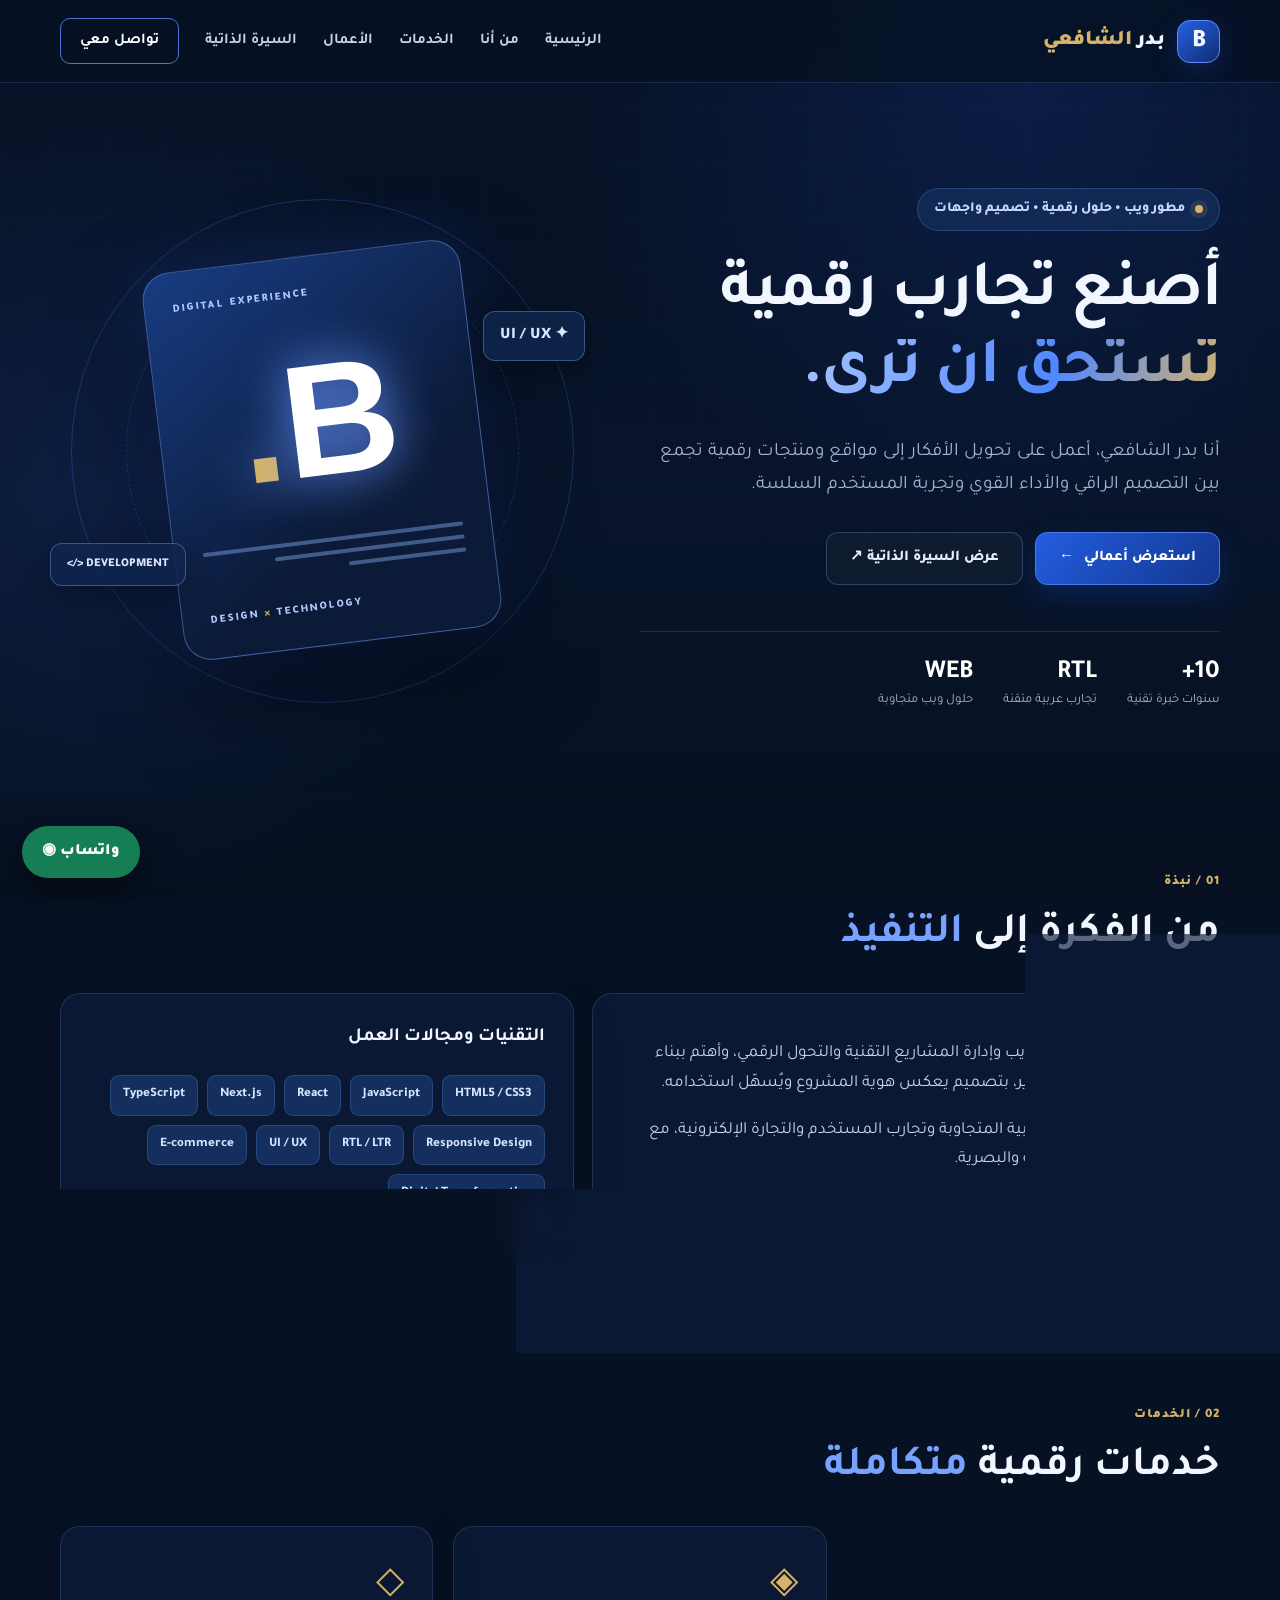
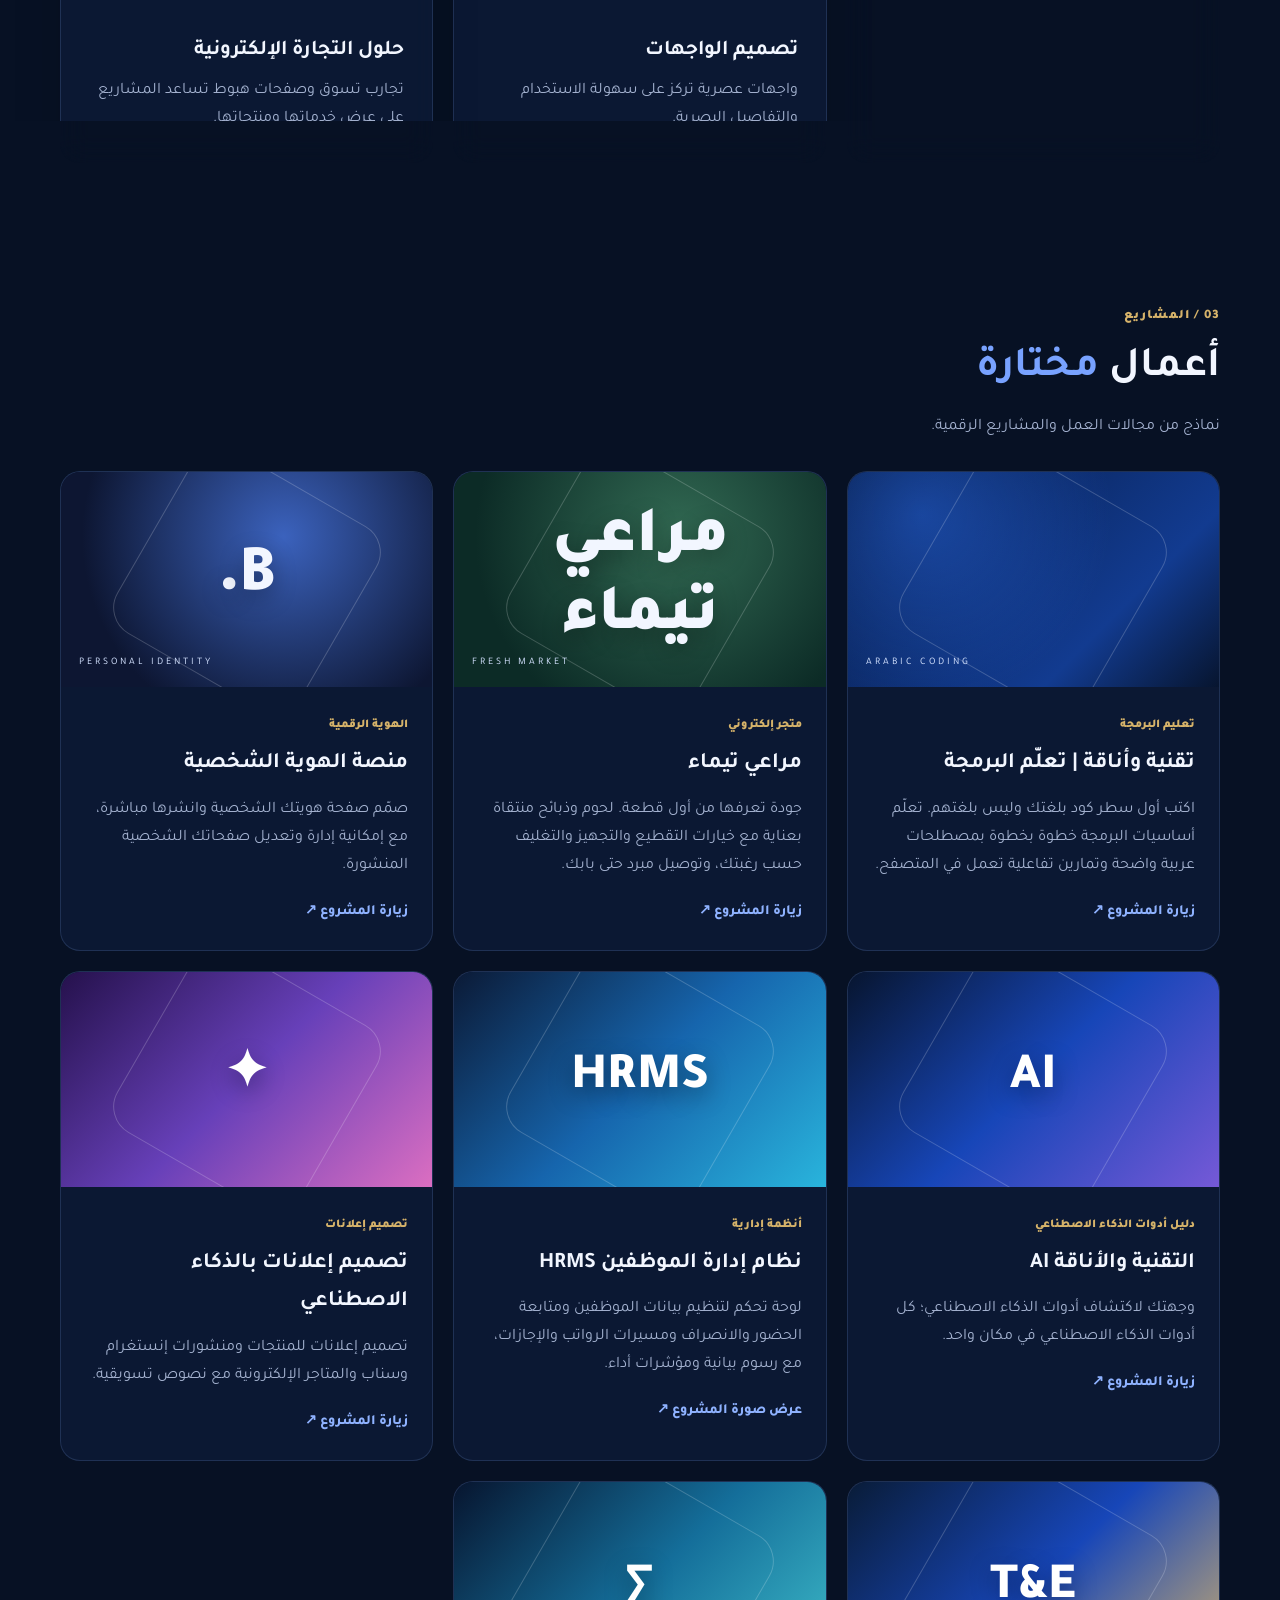
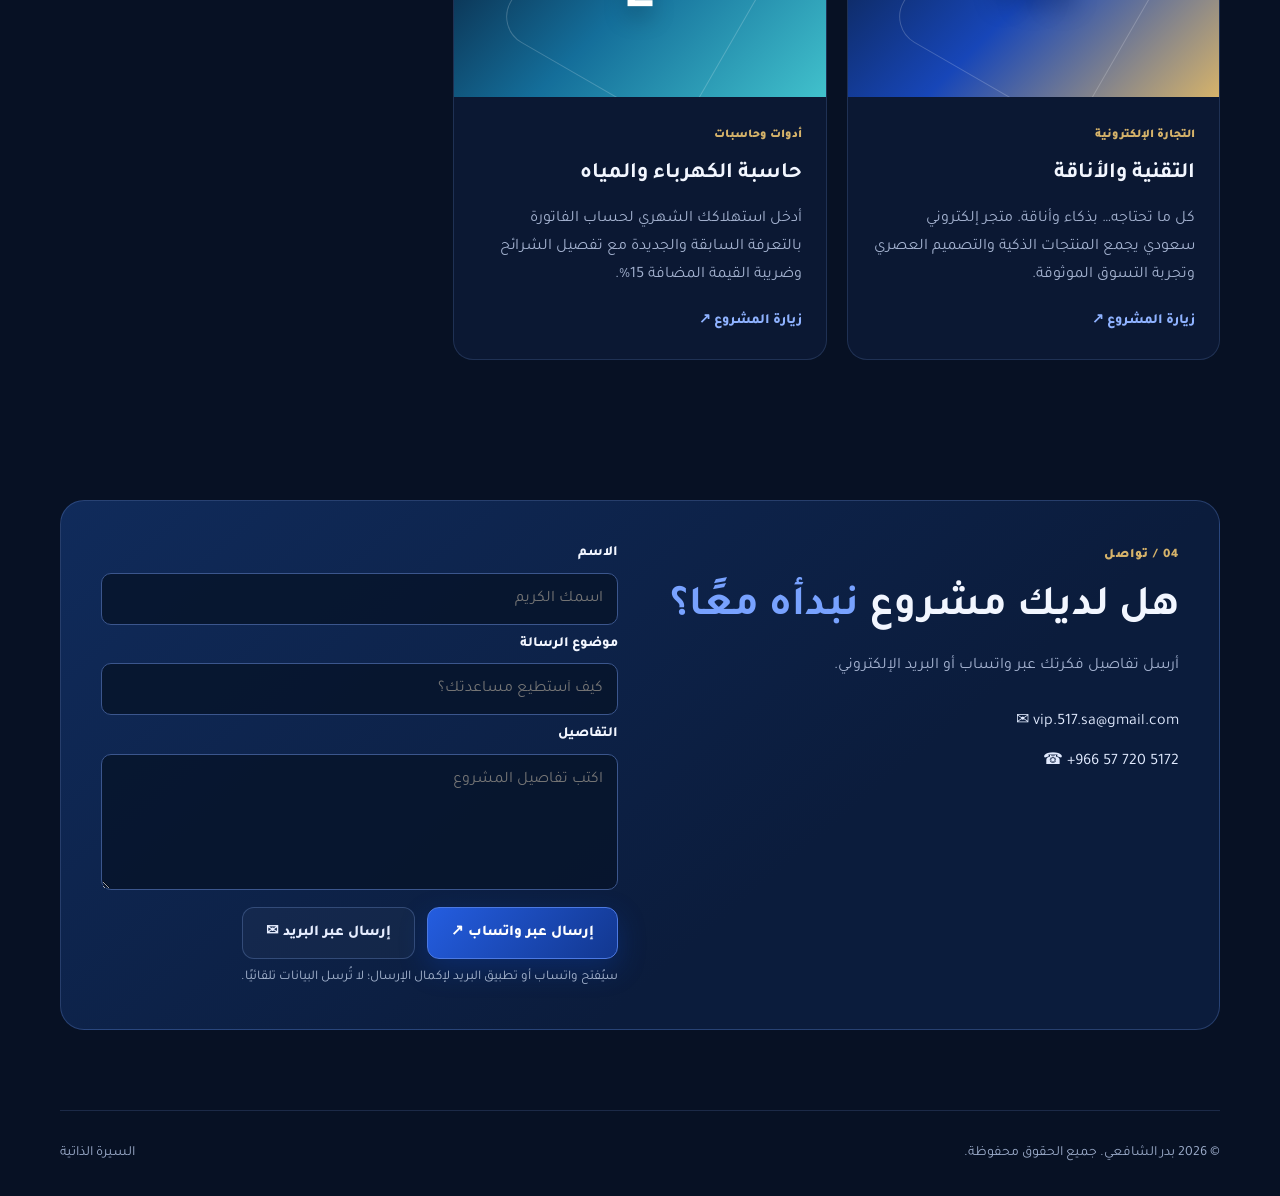
<file: index.html>
<!DOCTYPE html>

<html dir="rtl" lang="ar"><head><meta charset="utf-8"/><meta content="width=device-width,initial-scale=1" name="viewport"/><meta content="#07152f" name="theme-color"/><meta content="الملف المهني ومعرض أعمال بدر الشافعي في تطوير الويب والحلول الرقمية" name="description"/><title>بدر الشافعي | التقنية والأناقة</title><link href="https://fonts.googleapis.com" rel="preconnect"/><link crossorigin="" href="https://fonts.gstatic.com" rel="preconnect"/><link href="https://fonts.googleapis.com/css2?family=Tajawal:wght@400;500;700;800;900&amp;display=swap" rel="stylesheet"/><link href="style.css" rel="stylesheet"/></head><body><div class="ambient"></div><header class="site-header"><nav aria-label="التنقل الرئيسي" class="nav container"><a class="brand" href="index.html"><span class="brand-icon">B</span><span>بدر <em>الشافعي</em></span></a><button aria-expanded="false" aria-label="فتح القائمة" class="menu-toggle" type="button">☰</button><div class="nav-links" id="navLinks"><a href="#home">الرئيسية</a><a href="#about">من أنا</a><a href="#services">الخدمات</a><a href="#projects">الأعمال</a><a href="cv.html">السيرة الذاتية</a><a class="nav-contact" href="#contact">تواصل معي</a></div></nav></header><main><section class="hero container" id="home"><div class="hero-copy"><span class="eyebrow"><span class="dot"></span> مطور ويب • حلول رقمية • تصميم واجهات</span><h1>أصنع تجارب رقمية<br/><span class="gradient-text">تستحق أن تُرى.</span></h1><p>أنا بدر الشافعي، أعمل على تحويل الأفكار إلى مواقع ومنتجات رقمية تجمع بين التصميم الراقي والأداء القوي وتجربة المستخدم السلسة.</p><div class="actions"><a class="btn btn-primary" href="#projects">استعرض أعمالي <span>←</span></a><a class="btn btn-outline" href="cv.html">عرض السيرة الذاتية ↗</a></div><div class="hero-meta"><div><strong>10+</strong><span>سنوات خبرة تقنية</span></div><div><strong>RTL</strong><span>تجارب عربية متقنة</span></div><div><strong>WEB</strong><span>حلول ويب متجاوبة</span></div></div></div><div aria-hidden="true" class="hero-art"><div class="orbit orbit-one"></div><div class="orbit orbit-two"></div><div class="art-panel"><span class="panel-kicker">DIGITAL EXPERIENCE</span><div class="art-monogram">B<span>.</span></div><div class="art-lines"><i></i><i></i><i></i></div><div class="art-footer">DESIGN <b>×</b> TECHNOLOGY</div></div><span class="float-chip chip-one">✦ UI / UX</span><span class="float-chip chip-two">&lt;/&gt; DEVELOPMENT</span></div></section><section class="section container" id="about"><div class="section-heading"><span class="kicker">01 / نبذة</span><h2>من الفكرة إلى <span>التنفيذ</span></h2></div><div class="about-grid"><div class="glass-card about-text"><p>أمتلك خبرة في تطوير الويب وإدارة المشاريع التقنية والتحول الرقمي، وأهتم ببناء حلول عملية قابلة للتطوير، بتصميم يعكس هوية المشروع ويُسهّل استخدامه.</p><p>أعمل على الواجهات العربية المتجاوبة وتجارب المستخدم والتجارة الإلكترونية، مع اهتمام بالتفاصيل التقنية والبصرية.</p><a class="text-link" href="cv.html">التفاصيل المهنية في السيرة الذاتية ←</a></div><div class="glass-card skills"><h3>التقنيات ومجالات العمل</h3><div class="tags"><span>HTML5 / CSS3</span><span>JavaScript</span><span>React</span><span>Next.js</span><span>TypeScript</span><span>Responsive Design</span><span>RTL / LTR</span><span>UI / UX</span><span>E-commerce</span><span>Digital Transformation</span></div></div></div></section><section class="section container" id="services"><div class="section-heading"><span class="kicker">02 / الخدمات</span><h2>خدمات رقمية <span>متكاملة</span></h2></div><div class="cards three"><article class="glass-card service-card"><span class="service-icon">⌘</span><h3>تطوير المواقع</h3><p>مواقع سريعة ومتجاوبة تجمع بين وضوح المحتوى وجودة التنفيذ.</p></article><article class="glass-card service-card"><span class="service-icon">◈</span><h3>تصميم الواجهات</h3><p>واجهات عصرية تركز على سهولة الاستخدام والتفاصيل البصرية.</p></article><article class="glass-card service-card"><span class="service-icon">◇</span><h3>حلول التجارة الإلكترونية</h3><p>تجارب تسوق وصفحات هبوط تساعد المشاريع على عرض خدماتها ومنتجاتها.</p></article></div></section><section class="section container" id="projects"><div class="section-heading"><span class="kicker">03 / المشاريع</span><h2>أعمال <span>مختارة</span></h2><p>نماذج من مجالات العمل والمشاريع الرقمية.</p></div><div class="cards three"><article class="project-card"><div class="project-visual learn"><span class="project-mark"></span><span class="project-visual-caption">ARABIC CODING</span></div><div class="project-body"><span class="project-type">تعليم البرمجة</span><h3>تقنية وأناقة | تعلّم البرمجة</h3><p>اكتب أول سطر كود بلغتك وليس بلغتهم. تعلّم أساسيات البرمجة خطوة بخطوة بمصطلحات عربية واضحة وتمارين تفاعلية تعمل في المتصفح.</p><a aria-label="زيارة مشروع تقنية وأناقة | تعلّم البرمجة" href="https://b518adr-beep.github.io/b17.io/" rel="noopener noreferrer" target="_blank">زيارة المشروع ↗</a></div></article><article class="project-card"><div class="project-visual tayma"><span class="project-mark">مراعي<br/>تيماء</span><span class="project-visual-caption">FRESH MARKET</span></div><div class="project-body"><span class="project-type">متجر إلكتروني</span><h3>مراعي تيماء</h3><p>جودة تعرفها من أول قطعة. لحوم وذبائح منتقاة بعناية مع خيارات التقطيع والتجهيز والتغليف حسب رغبتك، وتوصيل مبرد حتى بابك.</p><a aria-label="زيارة مشروع مراعي تيماء" href="https://b518adr-beep.github.io/d2.io/" rel="noopener noreferrer" target="_blank">زيارة المشروع ↗</a></div></article><article class="project-card"><div class="project-visual portfolio"><span class="project-mark">B.</span><span class="project-visual-caption">PERSONAL IDENTITY</span></div><div class="project-body"><span class="project-type">الهوية الرقمية</span><h3>منصة الهوية الشخصية</h3><p>صمّم صفحة هويتك الشخصية وانشرها مباشرة، مع إمكانية إدارة وتعديل صفحاتك الشخصية المنشورة.</p><a aria-label="زيارة مشروع منصة الهوية الشخصية" href="https://b518adr-beep.github.io/b517.io/#" rel="noopener noreferrer" target="_blank">زيارة المشروع ↗</a></div></article><article class="project-card"><div class="project-visual aihub"><span class="project-mark">AI</span></div><div class="project-body"><span class="project-type">دليل أدوات الذكاء الاصطناعي</span><h3>التقنية والأناقة AI</h3><p>وجهتك لاكتشاف أدوات الذكاء الاصطناعي؛ كل أدوات الذكاء الاصطناعي في مكان واحد.</p><a href="https://b518adr-beep.github.io/ai/" rel="noopener noreferrer" target="_blank">زيارة المشروع ↗</a></div></article><article class="project-card"><div class="project-visual hrms"><span class="project-mark">HRMS</span></div><div class="project-body"><span class="project-type">أنظمة إدارية</span><h3>نظام إدارة الموظفين HRMS</h3><p>لوحة تحكم لتنظيم بيانات الموظفين ومتابعة الحضور والانصراف ومسيرات الرواتب والإجازات، مع رسوم بيانية ومؤشرات أداء.</p><a href="https://b518adr-beep.github.io/portfolio.io/images/project3.svg" rel="noopener noreferrer" target="_blank">عرض صورة المشروع ↗</a></div></article><article class="project-card"><div class="project-visual ads"><span class="project-mark">✦</span></div><div class="project-body"><span class="project-type">تصميم إعلانات</span><h3>تصميم إعلانات بالذكاء الاصطناعي</h3><p>تصميم إعلانات للمنتجات ومنشورات إنستغرام وسناب والمتاجر الإلكترونية مع نصوص تسويقية.</p><a href="https://b518adr-beep.github.io/sa/" rel="noopener noreferrer" target="_blank">زيارة المشروع ↗</a></div></article><article class="project-card"><div class="project-visual store"><span class="project-mark">T&amp;E</span></div><div class="project-body"><span class="project-type">التجارة الإلكترونية</span><h3>التقنية والأناقة</h3><p>كل ما تحتاجه… بذكاء وأناقة. متجر إلكتروني سعودي يجمع المنتجات الذكية والتصميم العصري وتجربة التسوق الموثوقة.</p><a href="https://b518adr-beep.github.io/bss.io/" rel="noopener noreferrer" target="_blank">زيارة المشروع ↗</a></div></article><article class="project-card"><div class="project-visual calculator"><span class="project-mark">∑</span></div><div class="project-body"><span class="project-type">أدوات وحاسبات</span><h3>حاسبة الكهرباء والمياه</h3><p>أدخل استهلاكك الشهري لحساب الفاتورة بالتعرفة السابقة والجديدة مع تفصيل الشرائح وضريبة القيمة المضافة 15%.</p><a href="https://b518adr-beep.github.io/hrms-enterprise/" rel="noopener noreferrer" target="_blank">زيارة المشروع ↗</a></div></article></div></section><section class="section container" id="contact"><div class="contact-panel"><div><span class="kicker">04 / تواصل</span><h2>هل لديك مشروع <span>نبدأه معًا؟</span></h2><p>أرسل تفاصيل فكرتك عبر واتساب أو البريد الإلكتروني.</p><div class="contact-links"><a href="mailto:vip.517.sa@gmail.com">✉ vip.517.sa@gmail.com</a><a href="tel:+966577205172">☎ +966 57 720 5172</a></div></div><form class="contact-form" id="contactForm"><label for="name">الاسم</label><input id="name" maxlength="100" name="name" placeholder="اسمك الكريم" required=""/><label for="subject">موضوع الرسالة</label><input id="subject" maxlength="150" name="subject" placeholder="كيف أستطيع مساعدتك؟" required=""/><label for="message">التفاصيل</label><textarea id="message" maxlength="3000" name="message" placeholder="اكتب تفاصيل المشروع" required="" rows="4"></textarea><div class="form-actions"><button class="btn btn-primary" type="submit">إرسال عبر واتساب ↗</button><button class="btn btn-outline" id="emailButton" type="button">إرسال عبر البريد ✉</button></div><small>سيُفتح واتساب أو تطبيق البريد لإكمال الإرسال؛ لا تُرسل البيانات تلقائيًا.</small></form></div></section></main><footer class="footer container"><span>© <span id="year"></span> بدر الشافعي. جميع الحقوق محفوظة.</span><a href="cv.html">السيرة الذاتية</a></footer><a aria-label="التواصل عبر واتساب" class="whatsapp-float" href="https://wa.me/966577205172" rel="noopener noreferrer" target="_blank" title="واتساب">واتساب ◉</a><script defer="" src="script.js"></script></body></html>
</file>
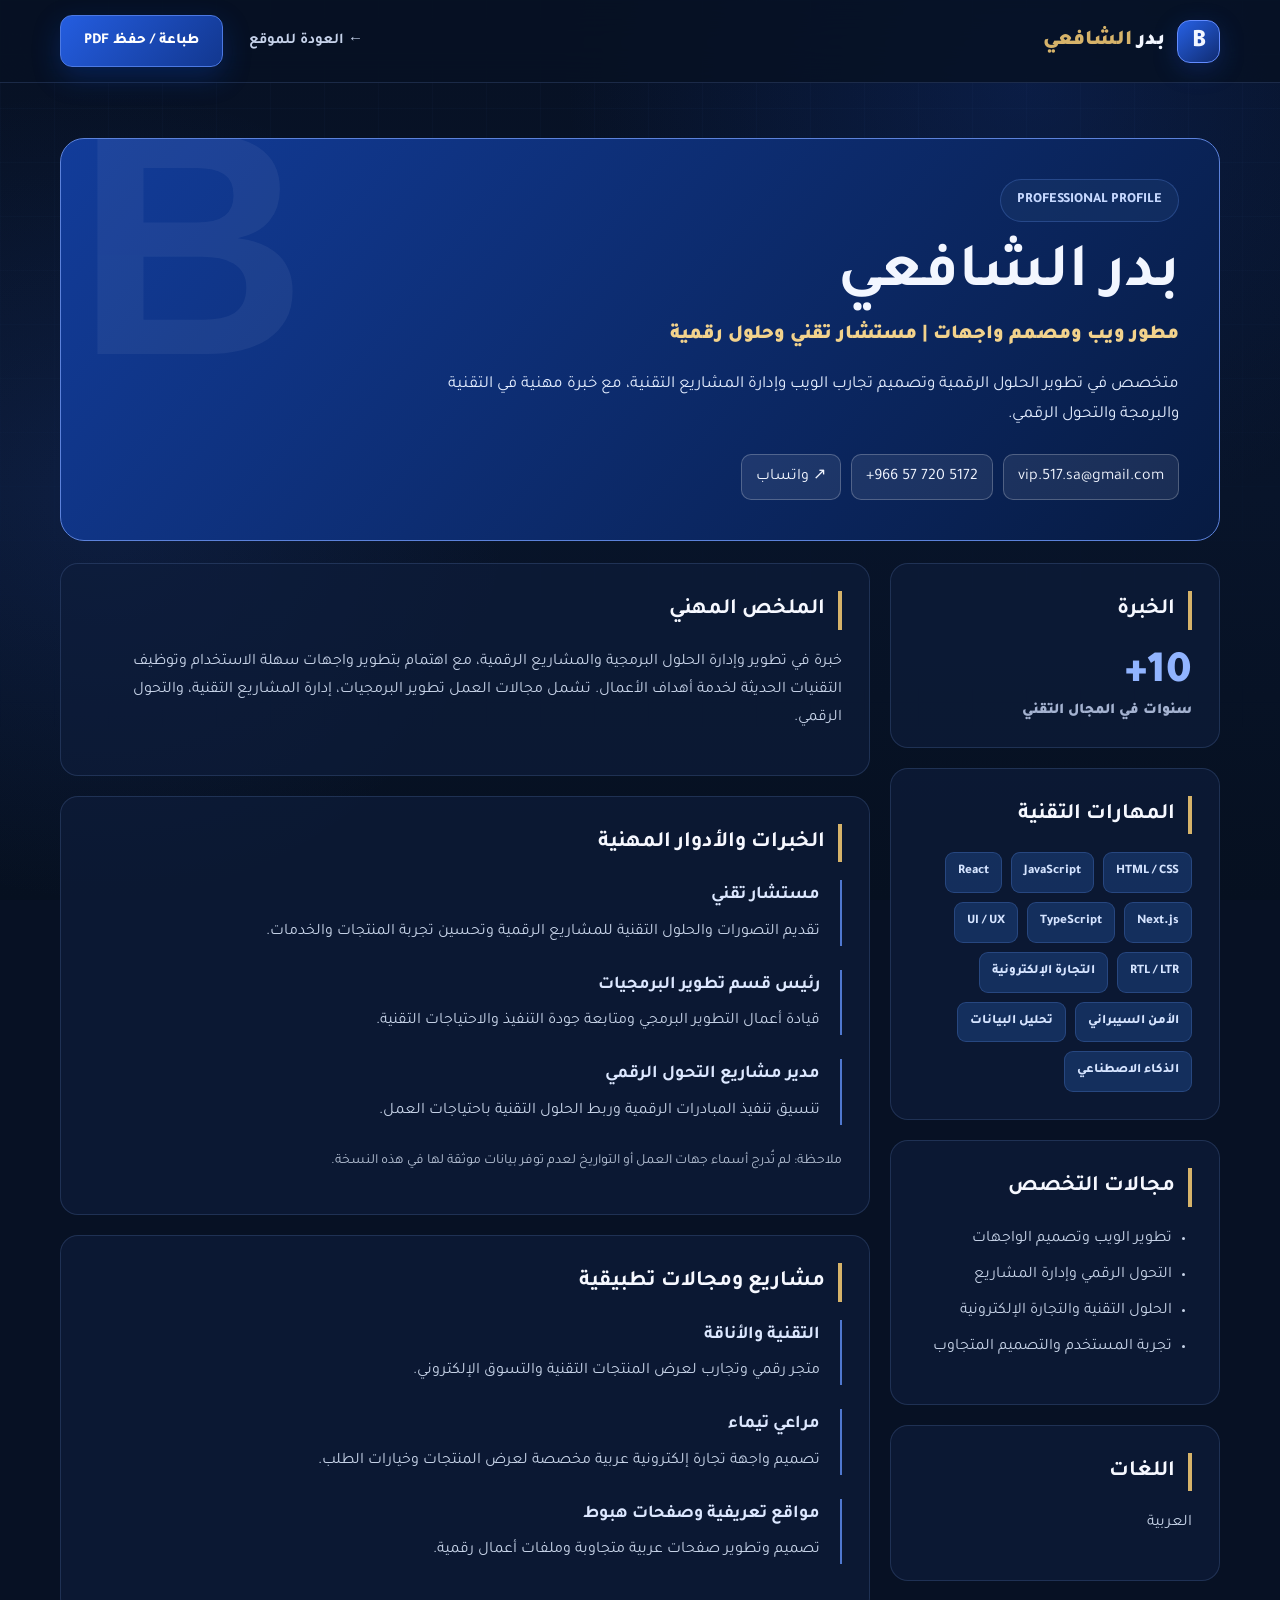
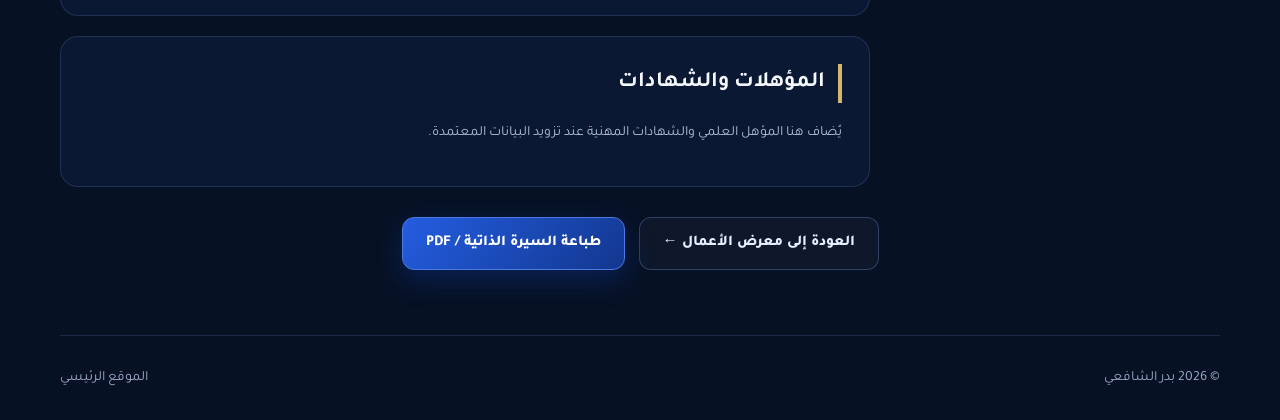
<file: cv.html>
<!doctype html><html lang="ar" dir="rtl"><head><meta charset="utf-8"><meta name="viewport" content="width=device-width,initial-scale=1"><meta name="theme-color" content="#07152f"><title>السيرة الذاتية | بدر الشافعي</title><link rel="preconnect" href="https://fonts.googleapis.com"><link rel="preconnect" href="https://fonts.gstatic.com" crossorigin><link href="https://fonts.googleapis.com/css2?family=Tajawal:wght@400;500;700;800;900&display=swap" rel="stylesheet"><link rel="stylesheet" href="style.css"></head><body class="cv-page"><div class="ambient"></div><header class="site-header"><nav class="nav container"><a class="brand" href="index.html"><span class="brand-icon">B</span><span>بدر <em>الشافعي</em></span></a><div class="cv-nav"><a href="index.html">← العودة للموقع</a><button class="btn btn-primary print-btn" type="button" onclick="window.print()">طباعة / حفظ PDF</button></div></nav></header><main class="cv-shell container"><div class="cv-header"><span class="eyebrow">PROFESSIONAL PROFILE</span><h1>بدر الشافعي</h1><p class="cv-role">مطور ويب ومصمم واجهات | مستشار تقني وحلول رقمية</p><p class="cv-intro">متخصص في تطوير الحلول الرقمية وتصميم تجارب الويب وإدارة المشاريع التقنية، مع خبرة مهنية في التقنية والبرمجة والتحول الرقمي.</p><div class="cv-contact"><a href="mailto:vip.517.sa@gmail.com">vip.517.sa@gmail.com</a><a href="tel:+966577205172" dir="ltr">+966 57 720 5172</a><a href="https://wa.me/966577205172" target="_blank" rel="noopener noreferrer">واتساب ↗</a></div></div><div class="cv-layout"><aside class="cv-side"><section class="cv-section"><h2>الخبرة</h2><div class="metric-large">10+ <span>سنوات في المجال التقني</span></div></section><section class="cv-section"><h2>المهارات التقنية</h2><div class="tags"><span>HTML / CSS</span><span>JavaScript</span><span>React</span><span>Next.js</span><span>TypeScript</span><span>UI / UX</span><span>RTL / LTR</span><span>التجارة الإلكترونية</span><span>الأمن السيبراني</span><span>تحليل البيانات</span><span>الذكاء الاصطناعي</span></div></section><section class="cv-section"><h2>مجالات التخصص</h2><ul class="cv-list"><li>تطوير الويب وتصميم الواجهات</li><li>التحول الرقمي وإدارة المشاريع</li><li>الحلول التقنية والتجارة الإلكترونية</li><li>تجربة المستخدم والتصميم المتجاوب</li></ul></section><section class="cv-section"><h2>اللغات</h2><p>العربية</p></section></aside><div class="cv-main"><section class="cv-section"><h2>الملخص المهني</h2><p>خبرة في تطوير وإدارة الحلول البرمجية والمشاريع الرقمية، مع اهتمام بتطوير واجهات سهلة الاستخدام وتوظيف التقنيات الحديثة لخدمة أهداف الأعمال. تشمل مجالات العمل تطوير البرمجيات، إدارة المشاريع التقنية، والتحول الرقمي.</p></section><section class="cv-section"><h2>الخبرات والأدوار المهنية</h2><div class="cv-entry"><h3>مستشار تقني</h3><p>تقديم التصورات والحلول التقنية للمشاريع الرقمية وتحسين تجربة المنتجات والخدمات.</p></div><div class="cv-entry"><h3>رئيس قسم تطوير البرمجيات</h3><p>قيادة أعمال التطوير البرمجي ومتابعة جودة التنفيذ والاحتياجات التقنية.</p></div><div class="cv-entry"><h3>مدير مشاريع التحول الرقمي</h3><p>تنسيق تنفيذ المبادرات الرقمية وربط الحلول التقنية باحتياجات العمل.</p></div><p class="cv-muted">ملاحظة: لم تُدرج أسماء جهات العمل أو التواريخ لعدم توفر بيانات موثقة لها في هذه النسخة.</p></section><section class="cv-section"><h2>مشاريع ومجالات تطبيقية</h2><div class="cv-entry"><h3>التقنية والأناقة</h3><p>متجر رقمي وتجارب لعرض المنتجات التقنية والتسوق الإلكتروني.</p></div><div class="cv-entry"><h3>مراعي تيماء</h3><p>تصميم واجهة تجارة إلكترونية عربية مخصصة لعرض المنتجات وخيارات الطلب.</p></div><div class="cv-entry"><h3>مواقع تعريفية وصفحات هبوط</h3><p>تصميم وتطوير صفحات عربية متجاوبة وملفات أعمال رقمية.</p></div></section><section class="cv-section"><h2>المؤهلات والشهادات</h2><p class="cv-muted">يُضاف هنا المؤهل العلمي والشهادات المهنية عند تزويد البيانات المعتمدة.</p></section></div></div><div class="cv-bottom"><a class="btn btn-outline" href="index.html">العودة إلى معرض الأعمال ←</a><button class="btn btn-primary print-btn" type="button" onclick="window.print()">طباعة السيرة الذاتية / PDF</button></div></main><footer class="footer container"><span>© <span id="year"></span> بدر الشافعي</span><a href="index.html">الموقع الرئيسي</a></footer><script src="script.js" defer></script></body></html>
</file>
<file: style.css>
:root{--bg:#071124;--navy:#07152f;--royal:#1746b8;--bright:#4f83ff;--gold:#d6b36a;--text:#f2f6ff;--muted:#a4b2d0;--border:rgba(126,159,229,.18);--glass:rgba(14,29,60,.66)}*{box-sizing:border-box}html{scroll-behavior:smooth}body{margin:0;background:var(--bg);color:var(--text);font-family:Tajawal,Arial,sans-serif;line-height:1.75;overflow-x:hidden}a{color:inherit;text-decoration:none}button,input,textarea{font:inherit}button{cursor:pointer}.container{width:min(1160px,calc(100% - 40px));margin-inline:auto}.ambient{position:fixed;inset:0;z-index:-1;pointer-events:none;background:radial-gradient(circle at 80% 9%,rgba(23,70,184,.22),transparent 35%),radial-gradient(circle at 8% 55%,rgba(52,99,221,.13),transparent 32%),linear-gradient(180deg,#071124,#08142a 55%,#061020)}.ambient:after{content:"";position:absolute;inset:0;background-image:linear-gradient(rgba(96,133,208,.04) 1px,transparent 1px),linear-gradient(90deg,rgba(96,133,208,.04) 1px,transparent 1px);background-size:54px 54px;mask-image:linear-gradient(to bottom,#000,transparent 85%)}.site-header{position:sticky;top:0;z-index:30;background:rgba(7,17,36,.83);border-bottom:1px solid var(--border);backdrop-filter:blur(20px)}.nav{min-height:82px;display:flex;justify-content:space-between;align-items:center;gap:20px}.brand{display:flex;align-items:center;gap:12px;font-size:21px;font-weight:900}.brand em{font-style:normal;color:var(--gold)}.brand-icon{display:grid;place-items:center;width:43px;height:43px;background:linear-gradient(140deg,#2761e5,#102c72);border:1px solid #638cff;border-radius:13px;font-size:25px;box-shadow:0 7px 25px #1746b84d}.nav-links,.cv-nav{display:flex;align-items:center;gap:26px}.nav-links a,.cv-nav>a{color:#c5d1e9;font-size:15px;font-weight:700;transition:color .2s}.nav-links a:hover,.cv-nav>a:hover{color:#fff}.nav-links .nav-contact{padding:9px 19px;border:1px solid #4c72d3;border-radius:10px;color:#fff}.menu-toggle{display:none;border:1px solid var(--border);background:var(--glass);color:#fff;border-radius:10px;padding:6px 13px;font-size:25px}.hero{min-height:690px;display:grid;grid-template-columns:1.05fr .95fr;align-items:center;gap:55px;padding-block:105px 95px}.eyebrow{display:inline-flex;align-items:center;gap:10px;padding:8px 16px;background:#18366a8a;border:1px solid #4770c466;border-radius:99px;color:#c6d8ff;font-size:14px;font-weight:800}.dot{height:8px;width:8px;border-radius:50%;background:var(--gold);box-shadow:0 0 0 5px #d6b36a20}.hero h1{font-size:clamp(40px,5.1vw,70px);line-height:1.19;letter-spacing:-1.5px;margin:25px 0}.gradient-text{background:linear-gradient(110deg,#a5c3ff,#5187ff 60%,#d6b36a);color:transparent;background-clip:text}.hero-copy>p{font-size:19px;color:var(--muted);max-width:590px}.actions,.form-actions{display:flex;gap:12px;flex-wrap:wrap;margin-top:30px}.btn{display:inline-flex;align-items:center;justify-content:center;gap:10px;padding:12px 23px;border-radius:12px;font-weight:800;font-size:15px;border:1px solid transparent;transition:transform .2s,background .2s;min-height:48px}.btn:hover{transform:translateY(-3px)}.btn-primary{background:linear-gradient(130deg,#245de0,#12378f);color:#fff;border-color:#4c79e2;box-shadow:0 10px 28px #0c43b855}.btn-outline{background:#ffffff08;color:#e6edff;border-color:#6380ba66}.hero-meta{display:flex;gap:30px;margin-top:46px;padding-top:25px;border-top:1px solid var(--border)}.hero-meta>div{display:flex;flex-direction:column}.hero-meta strong{font-size:26px;color:#fff;line-height:1.3}.hero-meta span{color:var(--muted);font-size:13px}.hero-art{position:relative;min-height:450px;display:grid;place-items:center}.orbit{position:absolute;border:1px solid #477de54a;border-radius:50%;aspect-ratio:1}.orbit-one{width:96%;animation:rotate 30s linear infinite}.orbit-two{width:75%;border-style:dashed;animation:rotate 40s linear infinite reverse}.art-panel{position:relative;width:min(320px,78%);aspect-ratio:0.82;background:linear-gradient(145deg,#183c82,#0b1a37 65%);border:1px solid #7297ee7c;border-radius:28px;box-shadow:0 35px 90px #0008,0 0 65px #2656ca4a;display:flex;flex-direction:column;justify-content:space-between;padding:28px;transform:rotate(-7deg)}.panel-kicker,.art-footer{font-size:11px;letter-spacing:2px;color:#afc8ff;font-weight:900;direction:ltr;text-align:left}.art-monogram{font-family:Arial,sans-serif;font-weight:900;font-size:clamp(100px,13vw,160px);text-align:center;line-height:1.1;color:#fff;text-shadow:0 0 50px #6996ff}.art-monogram span{color:var(--gold)}.art-lines{display:grid;gap:9px}.art-lines i{display:block;height:4px;border-radius:99px;background:#779bde80}.art-lines i:nth-child(2){width:73%}.art-lines i:nth-child(3){width:45%}.art-footer b{color:var(--gold)}.float-chip{position:absolute;z-index:2;padding:10px 16px;border:1px solid #779bde6b;background:#10264ddc;border-radius:12px;color:#dce7ff;font-weight:900;box-shadow:0 10px 30px #0005}.chip-one{right:0;top:19%}.chip-two{left:-2%;bottom:20%;font-size:12px;direction:ltr}.section{padding-block:60px 80px;scroll-margin-top:100px}.section-heading{margin-bottom:30px}.kicker{color:var(--gold);font-size:13px;font-weight:900;letter-spacing:1px}.section-heading h2,.contact-panel h2{font-size:clamp(30px,3.3vw,45px);line-height:1.3;margin:12px 0}.section-heading h2 span,.contact-panel h2 span{color:#78a2ff}.section-heading p{color:var(--muted)}.about-grid{display:grid;grid-template-columns:1.1fr .9fr;gap:18px}.glass-card{border:1px solid var(--border);border-radius:20px;background:var(--glass);box-shadow:0 16px 50px #0002;padding:28px;backdrop-filter:blur(14px)}.about-text p{font-size:17px;color:#c7d4eb}.text-link{display:inline-block;margin-top:12px;color:#8fb2ff;font-weight:800}.skills h3{margin:0 0 20px}.tags{display:flex;flex-wrap:wrap;gap:9px}.tags span{font-size:13px;font-weight:800;color:#d5e4ff;padding:8px 12px;background:#1b3c75a6;border:1px solid #4066ac73;border-radius:9px}.cards{display:grid;gap:20px}.cards.three{grid-template-columns:repeat(3,minmax(0,1fr))}.service-card{min-height:220px}.service-icon{font-size:37px;color:var(--gold)}.service-card h3{font-size:21px;margin:13px 0 8px}.service-card p,.project-body p{color:var(--muted);margin:0}.project-card{background:var(--glass);border:1px solid var(--border);border-radius:20px;overflow:hidden;transition:transform .25s,border-color .25s}.project-card:hover{transform:translateY(-7px);border-color:#507bdb}.project-visual{height:215px;position:relative;display:grid;place-items:center;overflow:hidden}.project-visual:before{content:"";position:absolute;width:210px;height:210px;border:1px solid #ffffff32;transform:rotate(30deg);border-radius:30px}.project-visual.tech{background:radial-gradient(circle at 60% 30%,#305fe0,#0a1a3d 75%)}.project-visual.tayma{background:radial-gradient(circle at 60% 30%,#326a53,#0c2b26 75%)}.project-visual.portfolio{background:radial-gradient(circle at 60% 30%,#3b62bd,#0d1632 75%)}.project-mark{position:relative;z-index:1;font-size:65px;font-weight:900;line-height:1.2;text-align:center;text-shadow:0 8px 25px #0005}.project-mark span{color:var(--gold)}.project-visual-caption{position:absolute;bottom:15px;left:18px;font-size:10px;letter-spacing:3px;color:#d4e2ff}.project-body{padding:24px}.project-type{font-size:12px;font-weight:900;color:var(--gold)}.project-body h3{margin:6px 0 12px;font-size:22px}.project-body a,.project-note{display:inline-block;margin-top:20px;color:#8fb2ff;font-weight:800;font-size:14px}.project-note{color:#b2bdd2;font-weight:500}.contact-panel{display:grid;grid-template-columns:1fr 1fr;gap:45px;align-items:start;padding:40px;border-radius:24px;border:1px solid #5172b465;background:linear-gradient(140deg,#102b5b,#0b1c3c 65%)}.contact-panel p{color:var(--muted)}.contact-links{display:flex;flex-direction:column;gap:12px;margin-top:28px}.contact-links a{direction:ltr;text-align:right;color:#e2ebff}.contact-form{display:flex;flex-direction:column;gap:7px}.contact-form label{font-size:14px;font-weight:800}.contact-form input,.contact-form textarea{background:#06142bd9;border:1px solid #3b568d;border-radius:10px;color:#fff;padding:11px 14px;outline:none;resize:vertical}.contact-form input:focus,.contact-form textarea:focus{border-color:#80a7ff;box-shadow:0 0 0 3px #5080e529}.contact-form small{color:#a9b8d2}.contact-form .form-actions{margin-top:10px}.footer{display:flex;justify-content:space-between;gap:16px;padding-block:30px;border-top:1px solid var(--border);font-size:14px;color:#9cacca}.whatsapp-float{position:fixed;left:22px;bottom:22px;z-index:20;background:#157e55;color:white;font-weight:900;padding:12px 20px;border-radius:99px;box-shadow:0 10px 35px #0008}.cv-page .cv-shell{padding-block:55px 65px}.cv-header{background:linear-gradient(130deg,#123c9a,#071b42);border:1px solid #5c82db;border-radius:24px;padding:40px;position:relative;overflow:hidden}.cv-header:after{content:"B";position:absolute;left:15px;top:-80px;font:900 320px Arial;opacity:.055;pointer-events:none}.cv-header h1{font-size:clamp(38px,5vw,62px);line-height:1.2;margin:17px 0 5px}.cv-role{color:#f2d28c;font-weight:900;font-size:20px;margin:0 0 15px}.cv-intro{max-width:760px;color:#e3edff;font-size:17px}.cv-contact{display:flex;flex-wrap:wrap;gap:10px;margin-top:25px}.cv-contact a{background:#ffffff14;border:1px solid #ffffff3b;border-radius:10px;padding:8px 14px;direction:ltr}.cv-layout{display:grid;grid-template-columns:330px 1fr;gap:20px;margin-top:22px}.cv-side,.cv-main{display:flex;flex-direction:column;gap:20px}.cv-section{padding:27px;border-radius:18px;border:1px solid var(--border);background:var(--glass)}.cv-section h2{font-size:22px;margin:0 0 18px;color:#f6f8ff;padding-right:13px;border-right:4px solid var(--gold)}.cv-section p{color:#c7d3e8}.metric-large{font-size:45px;color:#91b4ff;font-weight:900;line-height:1.2}.metric-large span{display:block;color:var(--muted);font-size:15px}.cv-list{padding-right:20px;color:#c7d3e8}.cv-list li{margin:8px 0}.cv-entry{border-right:2px solid #5078d0;padding-right:20px;margin:0 0 24px}.cv-entry h3{margin:0 0 6px;color:#dce7ff;font-size:18px}.cv-entry p{margin:0}.cv-muted{font-size:14px;color:#b5c0d4!important}.cv-bottom{display:flex;justify-content:center;gap:14px;margin-top:30px;flex-wrap:wrap}@keyframes rotate{to{transform:rotate(360deg)}}@media(max-width:900px){.hero{grid-template-columns:1fr;gap:10px;padding-block:70px}.hero-art{min-height:370px}.about-grid,.contact-panel,.cv-layout{grid-template-columns:1fr}.cards.three{grid-template-columns:repeat(2,minmax(0,1fr))}.nav-links{display:none;position:absolute;top:82px;right:0;left:0;padding:22px;background:#0a1936;border-bottom:1px solid var(--border);flex-direction:column;align-items:stretch;gap:18px}.nav-links.open{display:flex}.menu-toggle{display:block}}@media(max-width:600px){.container{width:min(100% - 28px,1160px)}.hero{padding-block:50px}.hero h1{font-size:41px}.hero-copy>p{font-size:16px}.hero-meta{gap:16px;justify-content:space-between}.hero-meta strong{font-size:22px}.hero-meta span{font-size:11px}.hero-art{min-height:325px}.art-panel{width:240px;padding:22px}.chip-one{right:0}.chip-two{left:0}.cards.three{grid-template-columns:1fr}.glass-card,.contact-panel,.cv-section{padding:22px}.contact-panel{gap:22px}.section{padding-block:45px}.cv-header{padding:26px 20px}.cv-header h1{font-size:38px}.cv-nav{gap:10px}.cv-nav>a{font-size:12px}.cv-nav .btn{padding:8px 10px;font-size:12px}.footer{font-size:12px}.whatsapp-float{bottom:12px;left:12px}}@media(prefers-reduced-motion:reduce){html{scroll-behavior:auto}.orbit{animation:none}.btn,.project-card{transition:none}}@media print{*{print-color-adjust:exact;-webkit-print-color-adjust:exact}body{background:white!important;color:#15203a!important;font-size:12px}.ambient,.site-header,.footer,.cv-bottom,.print-btn,.whatsapp-float{display:none!important}.cv-page .cv-shell{width:100%;padding:0}.cv-header{border-radius:0;padding:22px 25px;background:#123c9a!important;color:#fff!important}.cv-header h1{font-size:34px}.cv-intro{font-size:13px}.cv-layout{grid-template-columns:29% 1fr;gap:12px;margin-top:12px}.cv-side,.cv-main{gap:12px}.cv-section{background:#fff!important;border:1px solid #cbd5e1;border-radius:7px;padding:15px;break-inside:avoid}.cv-section h2,.cv-entry h3{color:#153d88!important}.cv-section p,.cv-list,.cv-muted{color:#25364c!important}.cv-section h2{font-size:16px}.cv-entry{margin-bottom:12px}.tags span{color:#153d88!important;background:#eef3ff!important;border-color:#c7d6f2!important;padding:3px 6px;font-size:10px}.cv-contact a{font-size:11px}.metric-large{font-size:30px}}

/* Arabic programming project visual */
.project-visual.learn{background:radial-gradient(circle at 20% 20%,rgba(47,118,255,.42),transparent 55%),linear-gradient(135deg,#061a42,#123b90 70%,#07152f);}
.project-visual.learn .project-mark{font-family:monospace;letter-spacing:-.08em;direction:ltr;color:#d9eaff;text-shadow:0 0 28px rgba(66,151,255,.55)}

.project-visual.aihub{background:linear-gradient(135deg,#07152f,#1746b8,#7559d7)}
.project-visual.hrms{background:linear-gradient(135deg,#0b1a36,#1665ad,#29b4dc)}
.project-visual.ads{background:linear-gradient(135deg,#25114c,#6740b9,#db6ec1)}
.project-visual.store{background:linear-gradient(135deg,#091c38,#1746b8,#d6b36a)}
.project-visual.calculator{background:linear-gradient(135deg,#07152f,#146e9a,#41c1cc)}
.project-visual.aihub .project-mark,.project-visual.hrms .project-mark,.project-visual.ads .project-mark,.project-visual.store .project-mark,.project-visual.calculator .project-mark{font-size:clamp(2rem,4vw,3.4rem);color:#fff;text-shadow:0 8px 25px #0006}
</file>
